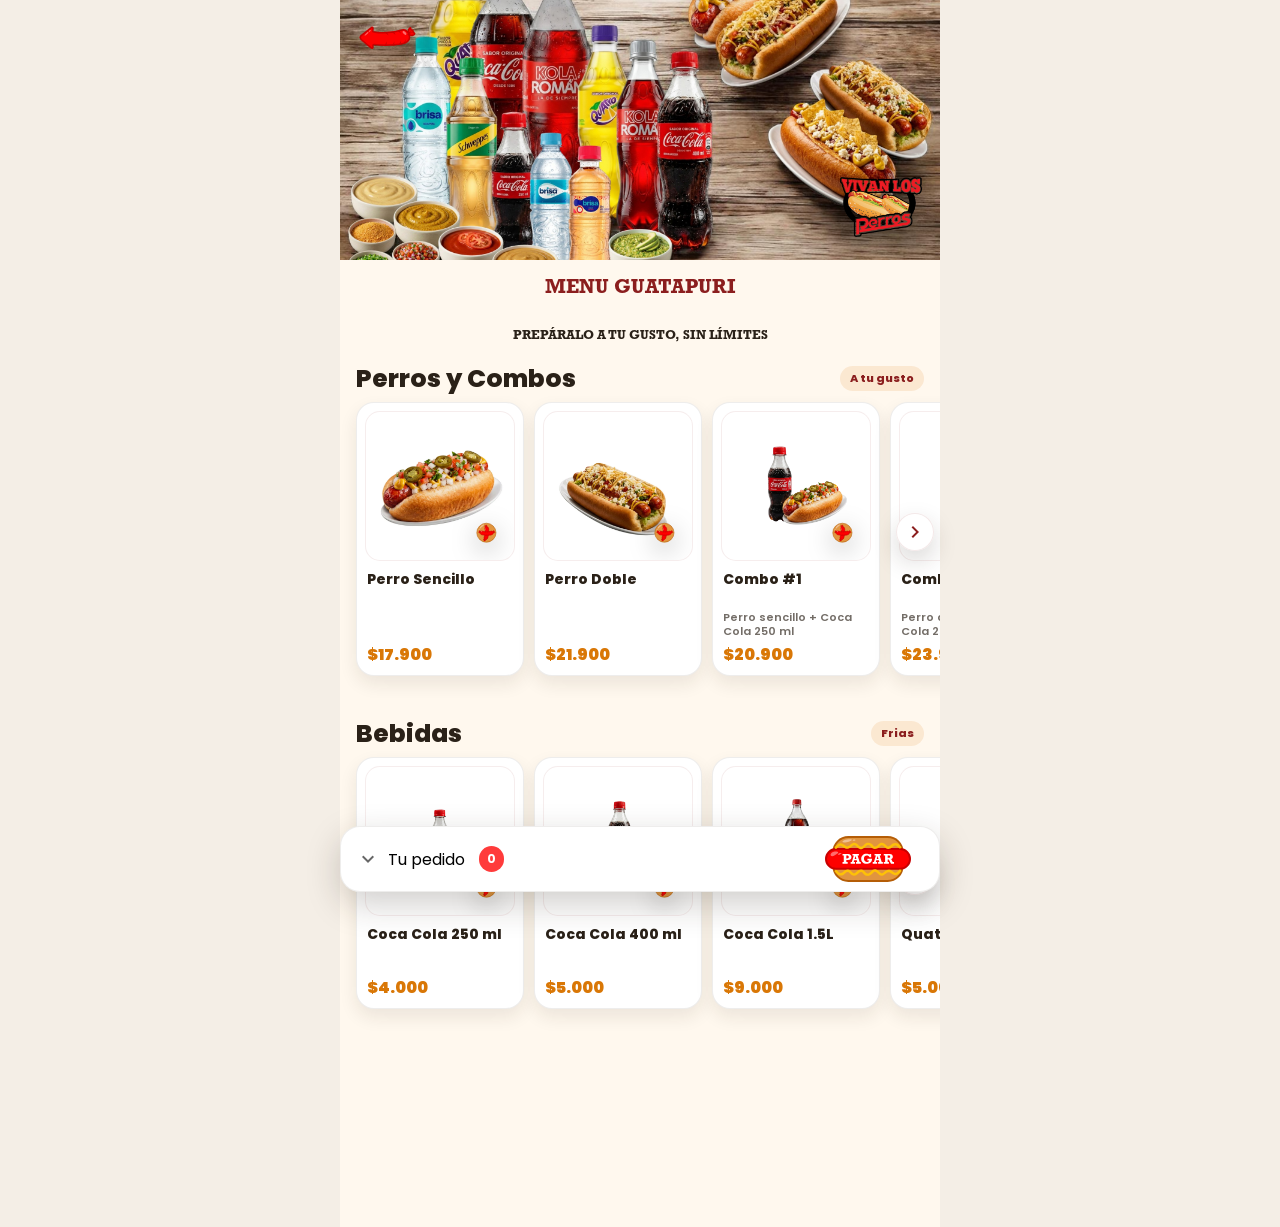
<file: menu_guatapuri.html>
<!DOCTYPE html>
<html lang="es">
<head>
    <meta charset="UTF-8">
    <meta name="viewport" content="width=device-width, initial-scale=1.0">
    <title>Menú</title>
    <link rel="stylesheet" href="styles.css">
        <link href="https://fonts.googleapis.com/css2?family=Poppins:wght@400;600&display=swap" rel="stylesheet">
<link href="https://fonts.googleapis.com/icon?family=Material+Icons" rel="stylesheet">

</head>
<body>

<div id="loader">

    <img
        src="img/Logo_vivvan_los_perros_page-0001-removebg-preview.png"
        alt="Vivan Los Perros"
        class="loader-logo"
    >

    <p>Cargando menú...</p>

</div>

<div class="app">

             <div class="banner">
             <button type="button" class="back-btn" aria-label="Volver">
             <img src="assets/icons/flecha.svg" alt="">
            </button>
              <img src="img/imagen home vivan los perros.jpg" class="banner-img" alt="Vivan Los Perros Guatapuri">

             <!-- LOGO FLOTANTE -->
          <img src="img/Logo_vivvan_los_perros_page-0001-removebg-preview.png" class="logo-float">
        </div>

    <!-- HEADER -->
          <header class="menu-header">
                    <h2>MENU GUATAPURI</h2>
                    
        </header>

    <!-- INFO SEDE -->
    <section class="place-info">
        <h3 id="location-name"></h3>
        <h2 class="menu-slogan">
          PREPÁRALO A TU GUSTO, SIN LÍMITES
        </h2>
    </section>

    <!-- CATEGORÍAS -->
<section class="categories menu-sections">

    <section class="category menu-section" data-category="perros">
        <div class="category-title-row">
            <h2 class="section-title">Perros y Combos</h2>
            <span class="section-chip">A tu gusto</span>
        </div>
        <div class="products" aria-label="Productos de perros y combos"></div>
    </section>

    <section class="category menu-section" data-category="bebidas">
        <div class="category-title-row">
            <h2 class="section-title">Bebidas</h2>
            <span class="section-chip">Frias</span>
        </div>
        <div class="products" aria-label="Productos de bebidas"></div>
    </section>

</section>

<footer class="cart-footer">

    <!-- 🔼 CONTENIDO QUE SE EXPANDE -->
<div id="cart-expand" class="cart-expand">
    <div id="cart-items"></div>

    <div class="cart-total">
        Total: $<span id="total">0</span>
    </div>
</div>

    <!-- 🔽 BARRA FIJA -->
    <div class="cart-bar">

<div class="cart-left">
<span class="material-icons cart-arrow">expand_more</span>
    <span>Tu pedido</span>
    <span id="cart-count" class="cart-count">0</span>
</div>

        <div class="cart-right">
            <button>
               <img src="assets/icons/pagar.svg" alt="Pagar">
          </button>
        </div>

    </div>

</footer>
</div>

<!-- MODAL PERSONALIZADO -->
<div id="custom-modal" class="modal hidden">
    <div class="modal-box">
        <p id="modal-text"></p>

        <div class="modal-actions">
            <button id="modal-cancel">Cancelar</button>
            <button id="modal-confirm">Aceptar</button>
        </div>
    </div>
</div>

<div id="product-modal" class="modal hidden">

    <div class="modal-box product-modal-box">

        <div id="product-modal-content"></div>

    </div>

</div>

<script src="app.js"></script>
</body>
</html>
</file>
<file: styles.css>
:root {

    --color-primary: #8B1E1E;   /* rojo vino */

    --color-secondary: #D97706; /* naranja tostado */

    --color-bg: #FFF8EE;        /* crema suave */

    --color-dark: #2A2118;      /* café oscuro */

}

/*reset*/
/* BASE RESPONSIVE SYSTEM */
* {
    box-sizing: border-box;
}

html {
    font-size: 16px;
}

body {
    margin: 0;
    font-family: 'Poppins', sans-serif;
    background: #fafafa;
    -webkit-font-smoothing: antialiased;
    
}

/* evita desbordes horizontales */
img, input, button {
    max-width: 100%;
}

/* contenedor global mental */
.checkout-form,
.store-card,
.order-box {
    width: 100%;
    max-width: 520px;
    margin: 0 auto;
}



/*app*/
.app {
    width: 100%;
    max-width: 600px;
    margin: 0 auto;
    padding-bottom: 20px;
    background: var(--color-bg); 
}



/* UTILITIES */
.hidden {
    display: none;
}




/*home*/
.banner {
    width: 100%;
    max-width: 100%;
    display: flex;
    justify-content: center;
    position: relative;
}
.banner-img {
    width: 100%;
    max-width: 600px; /* 🔥 clave estilo app */
    height: auto;     /* 🔥 mantiene proporción */
    display: block;
}
.hero {

    position: relative;

    height: 420px;

    overflow: hidden;

    border-radius: 0 0 35px 35px;
}
.hero-video {

    width: 100%;
    height: 100%;

    object-fit: cover;
}
.hero-overlay {

    position: absolute;

    inset: 0;

    background:
        linear-gradient(
            rgba(25,18,12,.35),
            rgba(25,18,12,.65)
        );
}
.hero-content {

    position: absolute;

    inset: 0;

    display: flex;

    flex-direction: column;

    justify-content: center;

    align-items: center;

    text-align: center;

    color: white;

    z-index: 2;

    padding: 20px;

    width: 100%;

    box-sizing: border-box;
}
.hero-content h1 {

    font-size: 34px;

    margin-bottom: 10px;

    font-weight: 700;

    max-width: 320px;

    text-align: center;
}
.hero-content p {

    font-size: 18px;

    max-width: 300px;

    line-height: 1.5;
}
.location-selector {

    display: flex;

    justify-content: center;

    margin: 35px 0 25px;
}

.location-label {

    display: inline-flex;

    align-items: center;

    justify-content: center;

    padding: 12px 24px;

    border-radius: 999px;

    background: rgba(245,180,0,.12);

    border: 1px solid rgba(245,180,0,.25);

    color: var(--color-primary);

    font-size: 13px;

    font-weight: 700;

    letter-spacing: 2px;
}
.hero-info {

    padding: 20px;
}

.hero-brand {

    display: flex;

    align-items: center;

    gap: 15px;
}

.hero-logo {

    width: 65px;

    height: 65px;

    object-fit: contain;
    
}

.hero-brand h1 {

    margin: 0;

    color: #8B1E1E;

    font-size: 24px;

    font-weight: 800;
}

.hero-brand span {

    color: #777;

    font-size: 14px;
}

.hero-delivery {

    margin-top: 18px;

    display: center;

    align-items: center;

    gap: 8px;

    padding: 14px 18px;

    border-radius: 16px;

    background:

    linear-gradient(
        135deg,
        rgba(139,30,30,.08),
        rgba(217,119,6,.08)
    );

    color: #8B1E1E;

    font-weight: 700;
}

.hero-slogan {

    margin-top: 15px;

    color: #555;

    line-height: 1;
}
.menu-content{

    position:relative;

    margin-top:-35px;

    background:#F7F1E8;

    border-radius:35px 35px 0 0;

    z-index:10;

    padding-top:5px;
}




/* MAIN */
.main {
    background: var(--color-bg);
    margin-top: -20px;
    border-top-left-radius: 25px;
    border-top-right-radius: 25px;
    padding: 40px 20px;
    text-align: left;
}
.main h1 {
    font-size: 25px;
    font-weight: 700;
    margin-bottom: 5px;
    color: var(--color-primary);
    font-family: 'Rockwell', serif;
}
.main p {
    font-size: 17px;
    color: var(--black);
    margin-bottom: 25px;
    margin-top: 30px;
    text-align: center;
    font-family: 'Rockwell', serif;
}
.main p2 {
    font-size: 15px;
    color: #666;
    margin-bottom: 25px;
}



/* SEDES */
.locations {
    padding: 30px 20px;
    display: flex;
    flex-direction: column;
    align-items: center;
    gap: 25px;
}
.locations {

    display: flex;

    flex-direction: column;

    gap: 18px;

    padding: 0 20px 40px;
}



/* TARJETAS*/
.card {
    position: relative;
    overflow: hidden;
    background: #FFF8EE;
    border: none;
    border-radius: 26px;
    padding: 28px;
    margin-bottom: 20px;
    cursor: pointer;
    transition: .3s ease;
    box-shadow:
    0 12px 30px rgba(139,30,30,.08),
    0 8px 20px rgba(0,0,0,.08);
    text-align: center;
    transition:
        transform .2s ease,
        box-shadow .2s ease;
}
.card:active {
    transform: scale(.97);
}
.card:hover,
.card:active {
    transform: translateY(-8px);
    box-shadow:
        0 20px 40px rgba(217,119,6,.18),
        0 12px 25px rgba(0,0,0,.12);
}
.card h3 {

    color: var(--color-primary);

    font-size: 19px;

    font-weight: 700;

    margin-bottom: 15px;

    letter-spacing: 1px;
}
.card p {

    font-size: 16px;

    color: #666;

    line-height: 1.6;
}
.card-enter {

    display: inline-flex;

    align-items: center;

    justify-content: center;

    padding: 12px 20px;

    border-radius: 999px;

    background: linear-gradient(
        135deg,
        #F5B400,
        #FF8A00
    );

    color: white;

    font-weight: 700;

    box-shadow:
        0 8px 18px rgba(255,138,0,.25);
}
.card:hover .card-enter,
.card:active .card-enter {
    opacity: 1;
    transform: translateX(6px);
}
.card:nth-child(1) {
    animation-delay: .15s;
}
.card:nth-child(2) {
    animation-delay: .35s;
}
.card::before {

    content: "";

    position: absolute;

    top: 0;
    left: -120%;

    width: 80%;
    height: 100%;

    background: linear-gradient(
        90deg,
        transparent,
        rgba(255,255,255,.35),
        transparent
    );

    transition: .8s;
}
.card:hover::before {
    left: 120%;
}
.card::after {

    content: "";

    position: absolute;

    top: 0;
    left: 0;

    width: 6px;
    height: 100%;

    background: linear-gradient(
        to bottom,
        #8B1E1E,
        #D97706
    );
}
.card-tag {

    display: inline-block;

    margin-top: 12px;

    padding: 6px 12px;

    border-radius: 999px;

    background: #f5f5f5;

    color: #777;

    font-size: 12px;

    font-weight: 600;
}
.card-address {

    margin-top: 8px;

    font-size: 15px;

    color: #666;

    line-height: 1.5;
}





/*menu*/ 
/* BOTÓN VOLVER */
.back-btn {
    position: absolute;
    left: 12px;
    top: 50%;
    transform: translateY(-50%);

    display: flex;
    align-items: center;
    justify-content: center;

    padding: 6px;
    background: transparent;
    border: none;
}
.back-btn img {
    height: 80px;
    width: auto;

    transform: scale(1.05);
}
.back-btn:active img {
    transform: scale(0.92);
}
/* hover más “orgánico”, como app moderna */
.back-btn:hover img {
    transform: translateX(-4px) scale(1.08);
    filter: drop-shadow(0 6px 10px rgba(0,0,0,0.25));
}

/* HEADER */
.menu-header {
    display: flex;
    justify-content: space-between;
    align-items: center;
    padding: 1px;
    font-weight: bold;
    font-size: 20px;
    font-family: 'Rockwell', serif;
    color: var(--brand-red);
}
/* INFO */
.place-info {
    background: var(--color-bg);
    padding: 10px 20px;
}
.place-info h3 {
    font-size: 0;
}
.menu-slogan {
    font-size: 18px;
    margin-top: 0;
    text-align: center;
    margin-bottom: 8px;
    font-family: 'Rockwell', serif;
}
/* CATEGORÍAS */
.category {
    border: 1px solid #ddd;
    border-radius: 10px;
    margin-bottom: 15px;
    overflow: hidden;
}
.category-header {
    padding: 15px;
    display: flex;
    justify-content: space-between;
    cursor: pointer;
    transition:
    background 0.25s ease,
    transform 0.2s ease;
}
.category-header:hover {
    transform: translateX(4px);
}
.category-header.active {
    background: rgba(245,180,0,.15);
}
.category-header span:last-child {
    transition: transform 0.35s cubic-bezier(0.4, 0, 0.2, 1);
}
.category-header.active span:last-child {
    transform: rotate(180deg);
}
.categories {
    border: 1px solid #eee;
    border-radius: 12px;
    margin-bottom: 12px;
    background: var(--color-bg);
    padding: 20px;
}
/* SUBCATEGORÍAS */
.sub-header {
    padding: 12px 15px;
    font-weight: 600;
    cursor: pointer;

    display: flex;
    justify-content: space-between;
    align-items: center;
}
/* FLECHA */
.arrow {
    transition: transform 0.3s ease;
}
/* ROTACIÓN */
.sub-header.active .arrow {
    transform: rotate(180deg);
}
/* CONTENEDOR PRODUCTOS */
.sub-products {
    max-height: 0;
    overflow: hidden;
    transition: all .3s ease;
}
.sub-products.open {
    max-height: 400px;
    overflow-y: auto;
}
/* PRODUCTOS */
/* IMAGEN */
.products {

display: flex;

gap: 18px;

overflow-x: auto;

padding: 15px;

scroll-snap-type: x mandatory;

scrollbar-width: none;

}

.products::-webkit-scrollbar {

display: none;

}

/* CUANDO SE ABRE LA CATEGORÍA */
.products.open {

max-height: 2200px;

overflow: visible;

animation: smoothOpen 0.35s ease;

opacity: 1;

transform: translateY(0);

}

/* TARJETA */
.product-card {

min-width: 220px;

max-width: 220px;

background: #ffffff;

border-radius: 24px;

overflow: hidden;

flex-shrink: 0;

scroll-snap-align: start;

border: 1px solid rgba(0,0,0,.05);

box-shadow:
    0 8px 25px rgba(0,0,0,.08);

transition: all .25s ease;

}

.product-card {

transform: translateY(-4px);

box-shadow:
    0 14px 35px rgba(0,0,0,.12);

}

/* IMAGEN */
.product-image-wrap {

position: relative;

background: #fafafa;

}

.product-img {

width: 100%;

height: 170px;

object-fit: contain;

display: block;

padding: 12px;

}

/* CONTENIDO */
.product-info {

padding: 14px;

display: flex;

flex-direction: column;

gap: 6px;

}

/* NOMBRE */
.product-name {

font-size: 18px;

font-weight: 700;

color: #222;

line-height: 1.3;

}

/* PRECIO */
.product-price {

font-size: 20px;

font-weight: 800;

color: var(--color-primary);

}

/* BOTÓN AGREGAR */
.add-btn {

position: absolute;

bottom: 12px;

right: 12px;

width: 58px;

height: 58px;

border: none;

background: transparent;

padding: 0;

cursor: pointer;

transition: .2s ease;

}

.add-btn img {

width: 100%;

height: 100%;

object-fit: contain;

}

.add-btn {

transform: scale(1.08);

}

.add-btn {

transform: scale(.92);

}

/* TITULOS DE CATEGORÍA */
.section-title {

font-size: 28px;

font-weight: 800;

color: #8B1E1E;

margin: 30px 15px 10px;

}




/* cart */
.cart-count {
    background: #ff3b3b;
    color: white;

    font-size: 12px;
    font-weight: bold;

    padding: 4px 8px;
    border-radius: 20px;

    margin-left: 6px;
}
.cart-count.bump {
    animation: cartBump .35s ease;
}
/* LADO IZQUIERDO */
.cart-left {
    display: flex;
    align-items: center;
    gap: 8px;
    cursor: pointer;
}
.cart-arrow {
    color: #666;
    transition: transform 0.3s ease;
}
/* BOTÓN PAGAR */
.cart-right button {
    background: transparent;
    border: none;
    box-shadow: none;

    display: flex;
    align-items: center;
    justify-content: center;
}
.cart-right:active {
    transform: scale(1.98);
}
.cart-right:hover {

    transform: scale(1.07);
}
.cart-right button img{
    width: 70px;
    height: 40px;
    display: block;
}
.cart-header {
    display: flex;
    justify-content: space-between;
    align-items: center;

    margin-bottom: 15px;
}
.cart-header span {
    cursor: pointer;
    font-size: 18px;
}
.cart-total {
    margin-top: 15px;
    font-weight: bold;
}
/* ITEMS */
.cart-item {
    display: flex;
    justify-content: space-between;
    align-items: flex-start;
    padding: 10px;
    margin-bottom: 12px;
    background: white;
    border-radius: 18px;
    box-shadow:
        0 4px 12px rgba(0,0,0,0.06);
    border: 1px solid rgba(0,0,0,0.04);
    gap: 14px;
}
.cart-item-image {

    width: 75px;
    height: 75px;
    object-fit: cover;

    border-radius: 14px;

    flex-shrink: 0;
}

.cart-item-image img {

    width: 100%;
    height: 100%;

    object-fit: contain;

    border-radius: 14px;
}
.cart-item-price {

    color: var(--color-primary);

    font-size: 16px;

    font-weight: 700;

    margin-top: 6px;
}
.cart-actions {
    display: flex;
    gap: 10px;
}
.cart-actions button {
    width: 36px;
    height: 36px;
    border: none;
    border-radius: 50%;
    cursor: pointer;
    display: flex;
    align-items: center;
    justify-content: center;
    font-weight: bold;
    transition: all .2s ease;
}
.cart-actions button:hover {
    transform: scale(1.08);
}
.cart-actions .plus {

    background: var(--color-secondary);

    color: var(--color-dark);
}
.cart-actions .minus {

    background: #f3f3f3;
}
.cart-actions .remove {

    background: white;

    border: 1px solid #ddd;

    color: #d62828;
}
.cart-footer {
    position: fixed;
    bottom: 0;
    left: 0;
    width: 100%;

    display: flex;
    flex-direction: column;
    align-items: center;
}
/* centra el contenido como app */
.cart-footer > * {
    width: 100%;
    max-width: 600px;
}
/* panel desplegable */
.cart-expand {
    background: rgb(233, 229, 229);
    border-radius: 20px 20px 0 0;
    padding: 10px 15px 15px 15px; 
    max-height: 0;
    overflow: hidden;
    transition: max-height 0.3s ease;
}
.cart-expand.open {
    max-height: 60vh; /* 🔥 abierto */
    overflow-y: auto; /* scroll solo cuando abre */
    padding: 15px;
}
.cart-total {
    margin-top: 10px;
    padding-top: 10px;
    border-top: 1px solid #eee;
    font-weight: bold;
}
.cart-expand::-webkit-scrollbar-thumb {
    background: #ccc;
    border-radius: 10px;
}
.cart-left.active .cart-arrow {
    transform: rotate(180deg);
}
/* barra fija */
.cart-bar {
    height: 60px;
    background: white;
    border-top: 1px solid #eee;
    display: flex;
    justify-content: space-between;
    align-items: center;
    padding: 0 15px;
    transition: transform .2s ease;
}
.cart-item-info {
    display: flex;
    flex-direction: column;
    gap: 5px;
    flex: 1;
    min-width: 0;
}
.cart-item-info strong {

    font-size: 15px;

    font-weight: 700;

    color: var(--color-dark);
}

.cart-item-info small {

    color: #777;

    font-size: 12px;

    line-height: 1.4;
}
.cart-item-info small {
    color: #777;
    font-size: 12px;
    line-height: 1.4;
}
.empty-cart {

    text-align: center;

    padding: 30px 15px;

    opacity: .8;
}

.empty-cart-icon {

    font-size: 40px;

    margin-bottom: 10px;
}

.empty-cart h3 {

    margin-bottom: 8px;

    font-size: 18px;

    font-weight: 700;

    color: var(--color-primary);
}

.empty-cart p {

    font-size: 13px;

    color: #777;

    max-width: 220px;

    margin: 0 auto;
}
@keyframes cartPop {

    0% {
        transform: scale(1);
    }

    50% {
        transform: scale(1.35);
    }

    100% {
        transform: scale(1);
    }
}

.cart-count.pop {

    animation: cartPop .35s ease;
}
.cart-item {

    background: white;

    border: 2px solid rgba(139,30,30,.08);

    border-radius: 22px;

    padding: 10px;

    margin-bottom: 14px;

    display: flex;

    gap: 14px;

    align-items: center;

    box-shadow:
        0 8px 25px rgba(0,0,0,.05);

    transition: .25s ease;
}

.cart-item:hover {

    transform: translateY(-2px);

    box-shadow:
        0 15px 35px rgba(0,0,0,.08);
}
.cart-item-image img {

    width: 82px;

    height: 82px;

    object-fit: cover;

    border-radius: 18px;

    border: 3px solid rgba(245,180,0,.15);
}
.cart-item-info strong {

    display: block;

    font-size: 17px;

    font-weight: 700;

    color: #222;

    margin-bottom: 6px;
}
.cart-item-info small {

    display: block;

    color: #666;

    font-size: 13px;

    margin-top: 3px;

    line-height: 1.4;
}
.cart-item-price {

    margin-top: 8px;

    font-size: 26px;

    font-weight: 700;

    color: #8B1E1E;
}
.cart-actions button {

    width: 34px;

    height: 34px;

    border-radius: 10px;

    border: none;

    cursor: pointer;

    font-weight: 700;
}




/* checkout */
/* HEADER */
.checkout-header {
    position: sticky;
    top: 0;

    background: rgba(255,255,255,0.92);
    backdrop-filter: blur(14px);

    display: flex;
    justify-content: center;
    align-items: center;

    height: 58px;

    border-bottom: 1px solid rgba(0,0,0,0.06);

    z-index: 100;
}
.checkout-header h2 {
    font-size: 15px;
    font-weight: 700;
    letter-spacing: .2px;
}
/* MAPA */
.map-container iframe {
    width: 100%;
    height: 180px;
    border: none;
}
/* FORM */
.checkout-form {
    padding: 20px;
    padding-bottom:120px; /* 🔥 espacio para el footer */
    display: flex;
    flex-direction: column;
}
.checkout-form input {
    padding: 15px;
    border-radius: 10px;
    border: 1px solid #ccc;
    font-family: 'Poppins', sans-serif;
}
/* INFO */
.delivery-info {
    padding: 15px 20px;
    font-size: 14px;
    color: #555;
}
#payment-method {

    width: 100%;

    padding: 14px;

    padding-right: 50px;

    border-radius: 12px;

    border: none;

    outline: none;

    background: #1f1f1f;

    color: white;

    font-size: 15px;

    margin-top: 8px;

    appearance: none;

    -webkit-appearance: none;

    -moz-appearance: none;

    background-image: url("data:image/svg+xml,%3Csvg xmlns='http://www.w3.org/2000/svg' width='20' height='20' fill='white' viewBox='0 0 16 16'%3E%3Cpath d='M1.5 5.5l6 6 6-6'/%3E%3C/svg%3E");

    background-repeat: no-repeat;

    background-position: right 16px center;

    background-size: 14px;
}

/* FOOTER */
.checkout-footer {

    position: fixed;

    bottom: 0;
    left: 0;
    right: 0;

    display: flex;

    justify-content: center;
    align-items: center;

    padding: 12px 16px 20px;

    background:

    linear-gradient(
        180deg,
        rgba(255,255,255,.95),
        rgba(255,255,255,.98)
    );

    backdrop-filter: blur(16px);

    border-top:
        1px solid rgba(245,180,0,.15);

    box-shadow:
        0 -10px 35px rgba(0,0,0,.08);

    z-index: 999;
    opacity: 0;

    transform: translateY(100px);

    transition:
        opacity .7s ease,
        transform .7s cubic-bezier(.22,1,.36,1);
}
.checkout-footer.show {

    opacity: 1;

    transform: translateY(0);
}
.confirm-order-btn {

    width: 70%;
    max-width: 420px;

    height: 55px;

    border: none;

    border-radius: 999px;

    background:
    linear-gradient(
        135deg,
        #8B1E1E,
        #B32626
    );

    display: flex;

    align-items: center;

    justify-content: space-between;

    padding: 0 18px;

    cursor: pointer;

    overflow: hidden;

    position: relative;

    box-shadow:
        0 15px 35px rgba(139,30,30,.28);

    transition: .3s ease;
}

.confirm-order-btn:hover {
    transform: translateY(-2px);
}

.confirm-order-btn:active {
    transform: scale(.97);
}
.confirm-text {
    color: white;
    font-size: 15px;
    font-weight: 800;
    letter-spacing: .3px;
}
.confirm-hotdog {

    width: 70px;

    animation:
        hotdogFloat 2.5s ease-in-out infinite;

    filter:
        drop-shadow(
            0 8px 20px rgba(245,180,0,.35)
        );

    transition: .3s ease;
}
.confirm-hotdog.launch {

    animation:
        hotdogLaunch .7s ease;
}
@keyframes hotdogFloat {

    0% {

        transform:
            translateY(0px);
    }

    50% {

        transform:
            translateY(-6px);
    }

    100% {

        transform:
            translateY(0px);
    }
}
.order-header {

    display: flex;

    justify-content: center;

    margin-bottom: 20px;
}
.order-label {

    display: inline-flex;

    align-items: center;

    gap: 8px;

    padding: 10px 18px;

    border-radius: 999px;

    background:
    linear-gradient(
        135deg,
        rgba(139,30,30,.08),
        rgba(217,119,6,.08)
    );

    border: 2px solid rgba(139,30,30,.12);

    color: #8B1E1E;

    font-size: 12px;

    font-weight: 700;

    letter-spacing: 1px;

    text-transform: uppercase;
}
.order-label.vibrate {

    animation: notifyShake .5s ease;
}
@keyframes notifyShake {

    0% { transform: translateX(0); }

    20% { transform: translateX(-7px); }

    40% { transform: translateX(4px); }

    60% { transform: translateX(-3px); }

    80% { transform: translateX(3px); }

    100% { transform: translateX(0); }
}
.order-time-mini {

    display: flex;

    align-items: center;

    gap: 10px;

    margin-top: 18px;

    padding: 12px 15px;

    background: rgba(245,180,0,.08);

    border: 1px solid rgba(245,180,0,.18);

    border-radius: 14px;

    font-size: 13px;

    color: #666;
}
.order-time-mini strong {

    color: #8B1E1E;

    font-weight: 700;
}
.time-dot {

    width: 10px;

    height: 10px;

    border-radius: 50%;

    background: #22C55E;

    flex-shrink: 0;

    animation: pulseDot 1.5s infinite;
}
@keyframes pulseDot {

    0% {

        transform: scale(1);
    }

    50% {

        transform: scale(1.4);
    }

    100% {

        transform: scale(1);
    }
}
.store-card {
    width: calc(100% - 32px);
    max-width: 520px;
    margin: 12px auto;
    display: flex;
    align-items: center;
    gap: 16px;
    padding: 18px;
    background: white;
    border-radius: 22px;
    box-shadow: 0 10px 30px rgba(0,0,0,.08);
}
.store-badge {

    width: 65px;
    height: 65px;

    border-radius: 18px;

    display: flex;
    align-items: center;
    justify-content: center;

    font-size: 28px;

    background:
        linear-gradient(
            135deg,
            #8B1E1E,
            #D97706
        );

    color: white;
}
.store-label {

    display: block;

    font-size: 12px;

    color: #888;

    margin-bottom: 4px;
}
.store-info h3 {

    margin: 0;

    font-size: 18px;

    font-weight: 700;

    color: #8B1E1E;
}
.store-info p {

    margin-top: 4px;

    color: #666;

    font-size: 14px;
}
.floating-field {

    position: relative;

    margin-bottom: 22px;
}
.floating-field input,
.floating-field select {

    width: 100%;

    height: 50px;

    padding: 20px 16px 0;

    border: 2px solid #E7E7E7;

    border-radius: 18px;

    background: white;

    font-size: 16px;

    font-family: inherit;

    transition: .25s ease;
}
.floating-field label {

    position: absolute;

    left: 16px;

    top: 18px;

    color: #888;

    pointer-events: none;

    transition: .25s ease;

    background: white;

    padding: 0 4px;
}
.floating-field input:focus + label,
.floating-field input:not(:placeholder-shown) + label {

    top: -10px;

    left: 12px;

    font-size: 12px;

    color: #8B1E1E;

    font-weight: 600;

    background: white;

    padding: 0 6px;

    border-radius: 8px;
}
.payment-section {

    margin-top: 10px;

    margin-bottom: 25px;
}
.payment-section h4 {

    font-size: 14px;

    color: #666;

    margin-bottom: 12px;

    font-weight: 600;
}
.payment-options {

    display: flex;

    gap: 12px;
}
.payment-card {

    flex: 1;

    border: 2px solid #E8E8E8;

    background: white;

    border-radius: 18px;

    padding: 16px;

    display: flex;

    flex-direction: column;

    align-items: center;

    justify-content: center;

    gap: 8px;

    cursor: pointer;

    transition: .25s ease;

    font-family: inherit;
     min-height: 80px;
}
.payment-card span {

    font-size: 14px;

    font-weight: 600;

    color: #444;
}
.payment-card:hover {

    transform: translateY(-2px);
}
.payment-card:active {

    transform: scale(.96);
}
.payment-card.active {
    border-color: #8B1E1E;
    background:
    linear-gradient(
        135deg,
        rgba(139,30,30,.08),
        rgba(217,119,6,.08)
    );
    box-shadow:
        0 8px 20px rgba(139,30,30,.12);
}
.total-row {
    display: flex;
    align-items: center;
    gap: 12px;
    margin-top: 18px;
    padding-top: 16px;
    border-top: 2px dashed rgba(0,0,0,.08);
}
.total-label {

    font-size: 15px;

    color: #666;

    font-weight: 600;

    white-space: nowrap;
}
.total-line {

    flex: 1;

    border-bottom: 2px dashed rgba(0, 0, 0, 0.664);

    margin-top: 3px;
}
.total-value {

    font-size: 24px;

    font-weight: 700;

    color: #8B1E1E;

    white-space: nowrap;
}
@media (max-width: 480px) {

    .checkout-form {
        padding: 16px;
        padding-bottom: 120px;
    }

    .store-card {
        flex-direction: column;
        text-align: center;
        gap: 10px;
    }

    .payment-options {
        flex-direction: column;
    }

    .payment-card {
        flex-direction: row;
        justify-content: center;
        gap: 10px;
        min-height: 60px;
    }

    .confirm-order-btn {
        width: 90%;
        height: 52px;
    }

    .confirm-hotdog {
        width: 55px;
    }

    .total-value {
        font-size: 20px;
    }
}
.top-bar {
    position: sticky;
    top: 0;
    z-index: 1000;

    display: flex;
    align-items: center;
    justify-content: center;

    height: 60px;

    background: rgba(255,255,255,0.9);
    backdrop-filter: blur(14px);

    border-bottom: 1px solid rgba(0,0,0,0.06);
}
.top-bar h2 {
    font-size: 16px;
    font-weight: 700;
    margin: 0;
    color: #222;
}





/* modal */
/*contenedor general*/
.modal {
    position: fixed;
    top: 0;
    left: 0;
    right: 0;
    bottom: 0;

    background: rgba(0,0,0,0.4);

    display: flex;
    align-items: center;
    justify-content: center;

    z-index: 999;
}
.hidden {
    display: none;
}
.modal-box {
    background: var(--color-bg);
    padding: 20px;
    border-radius: 15px;
    width: 90%;
    max-width: 350px;

    text-align: center;
    animation: fadeIn 0.2s ease;
}
/* acciones */
.modal-actions {
    margin-top: 15px;
    display: flex;
    gap: 10px;
}
.modal-actions button {
    flex: 1;
    padding: 10px;
    border: none;
    border-radius: 10px;
    cursor: pointer;
}
#modal-cancel {
    background: #eee;
}

#modal-confirm {
    background: #8B1E1E;
    color: white;
}
/*modal producto*/
/* contenedor general */
.product-modal-box {
    width: 95%;
    max-width: 500px;
    max-height: 85vh;
    overflow-y: auto;
    border-radius: 20px;
    position: relative;
    backdrop-filter: blur(8px);
    background: var(--color-bg);
}
/*cabecera*/
.modal-top {

    display: flex;
    align-items: center;
    gap: 20px;

    margin-bottom: 20px;
}
.modal-product-info {

    display: flex;
    flex-direction: column;
    justify-content: center;
}
.product-modal-image {
    width: 115px;
    height: 115px;

    object-fit: cover;

    border-radius: 15px;
    margin-bottom: 15px;

    flex-shrink: 0;
}
.product-modal-title {
    font-size: 18px;
    font-weight: 700;
}
.product-modal-price {

    font-size: 18px;
    font-weight: 700;

    color: #000000;

    margin-top: 10px;
}
/* DIVISOR */
.modal-divider {

    width: 100%;
    height: 1px;

    background: #eee;

    margin: 20px 0;
}
/*opciones del producto*/
/*dropdown*/
.modal-dropdown {

    border: 1px solid #f0f0f0;

    border-radius: 16px;

    overflow: hidden;

    margin-bottom: 12px;

    background: #fafafa;
}
/* HEADER */
.modal-dropdown .sub-header {

    padding: 14px 16px;

    margin: 0;

    background: white;

    font-size: 14px;
    font-weight: 600;

    cursor: pointer;

    display: flex;
    justify-content: space-between;
    align-items: center;
}
.modal-dropdown .sub-header.active .arrow {

    transform: rotate(180deg);
}
.modal-dropdown .sub-header .arrow {

    transition: transform 0.3s ease;
}
/* CONTENIDO */
.modal-dropdown .sub-products {

    background: #fafafa;

    max-height: 0;

    overflow: hidden;

    transition: max-height 0.3s ease;

    padding: 0 14px;
}
.modal-dropdown .sub-products.open {

    max-height: 400px;

    overflow-y: auto;

    padding: 10px 14px;
}
.option-card {

    display: flex;
    align-items: center;

    gap: 12px;

    padding: 10px;

    margin-bottom: 10px;

    border-radius: 14px;

    background: white;

    border: 2px solid transparent;

    cursor: pointer;

    transition: .25s ease;
}

.option-card:hover {

    transform: translateY(-2px);
}

.option-card.active {

    border-color: var(--color-primary);

    background: rgba(245,180,0,.12);
}

.option-card-img {

    width: 55px;
    height: 55px;

    object-fit: cover;

    border-radius: 12px;

    flex-shrink: 0;
}

.option-card-name {

    font-weight: 600;

    font-size: 14px;
}
/* botones*/
.modal-add-btn {

    width: 100%;

    height: 90px;

    border: none;
    border-radius: 18px;

    background: linear-gradient(
        135deg,
        var(--color-secondary),
        #FFD84A
    );
    border: 2px solid var(--color-primary);

    cursor: pointer;

    display: flex;
    align-items: center;
    justify-content: space-between;

    padding: 0 25px;

    margin-top: 20px;

    transition: all .2s ease;
}

.modal-add-btn:hover {

    transform: translateY(-2px);
}

.modal-add-btn:active {

    transform: scale(.98);
}
.btn-icon {

    width: 90px;
    height: auto;

    object-fit: contain;

    flex-shrink: 0;
}
.btn-text-left,
.btn-text-right {

    font-size: 18px;
    font-weight: 700;

    color: var(--color-dark);

    width: 120px;
}

.btn-text-left {

    text-align: left;
}

.btn-text-right {

    text-align: right;
}
.modal-close {
    position: absolute;
    top: 18px;
    right: 18px;

    width: 42px;
    height: 42px;

    border-radius: 50%;

    background: white;
    border: 1px solid #f1f1f1;

    display: flex;
    align-items: center;
    justify-content: center;

    cursor: pointer;

    box-shadow: 0 4px 12px rgba(0,0,0,0.08);

    transition: 0.2s;
}

.modal-close:hover {
    transform: scale(1.05);
}




/* componentes */
.dropdown {
    border: 1px solid #ddd;
    border-radius: 10px;
    overflow: hidden;
}
.dropdown-header {
    padding: 15px;
    display: flex;
    justify-content: space-between;
    cursor: pointer;
}
.dropdown-content {
    display: none;
    padding: 10px;
    background: #f9f9f9;
}

.option-item {

    display: flex;
    align-items: center;
    justify-content: space-between;

    padding: 12px 14px;

    margin-bottom: 8px;

    border-radius: 12px;

    background: white;

    border: 1px solid #ececec;

    font-size: 13px;
    font-weight: 500;

    cursor: pointer;

    transition: all 0.2s ease;
}
/* último item */
.option-item:last-child {

    border-bottom: none;
}
/* seleccionado */
.option-item.active {

    background: #f1ebff;

    border-color: #6c3cff;

    color: #6c3cff;

    font-weight: 600;

    transform: scale(0.98);
}
.check-icon {

    opacity: 0;

    font-size: 14px;

    transition: 0.2s ease;
}
.option-item.active .check-icon {

    opacity: 1;
}
.option-item:hover {

    background: #faf7ff;
}
/* ======================
   LOADER
====================== */
#loader {

    position: fixed;

    top: 0;
    left: 0;

    width: 100%;
    height: 100vh;

    background: var(--color-bg);

    display: flex;
    flex-direction: column;

    justify-content: center;
    align-items: center;

    gap: 20px;

    z-index: 9999;

    transition: opacity .7s ease;
}

.loader-logo {

    width: 140px;

    animation: pulseLogo 1.5s infinite;
}

#loader.hide {

    opacity: 0;

    pointer-events: none;
}

@keyframes pulseLogo {

    0% {
        transform: scale(1);
    }

    50% {
        transform: scale(1.08);
    }

    100% {
        transform: scale(1);
    }
}

/* ======================
   MENU PRODUCT SHOWCASE
====================== */
.banner {
    position: relative;
    overflow: hidden;
    background: var(--color-dark);
}

.banner-img {
    width: 100%;
    max-width: 600px;
    height: clamp(180px, 38vw, 260px);
    object-fit: cover;
    display: block;
}

.back-btn {
    position: absolute;
    top: 14px;
    left: 14px;
    z-index: 20;

    width: 48px;
    height: 48px;
    padding: 0;

    display: inline-flex;
    align-items: center;
    justify-content: center;

    border: 1px solid rgba(255,255,255,.7);
    border-radius: 16px;
    background: rgba(255,255,255,.92);
    box-shadow: 0 10px 24px rgba(42,33,24,.22);
    cursor: pointer;
    transition: transform .2s ease, box-shadow .2s ease, background .2s ease;
}

.back-btn img {
    width: 26px;
    height: 26px;
    object-fit: contain;
    transform: none;
}

.back-btn:hover,
.back-btn:focus-visible {
    background: #fff;
    transform: translateY(-1px);
    box-shadow: 0 14px 28px rgba(42,33,24,.28);
    outline: none;
}

.back-btn:active {
    transform: scale(.96);
}

.back-btn:hover img,
.back-btn:active img {
    transform: none;
    filter: none;
}

.logo-float {
    position: absolute;
    right: 18px;
    bottom: 12px;
    width: 82px;
    height: 82px;
    object-fit: contain;
    filter: drop-shadow(0 10px 20px rgba(0,0,0,.35));
}

.menu-content {
    margin-top: -28px;
    padding: 16px 0 112px;
    background: var(--color-bg);
    border-radius: 30px 30px 0 0;
}

.hero-info,
.place-info {
    padding: 18px 18px 10px;
    background: var(--color-bg);
}

.menu-header {
    justify-content: center;
    padding: 18px 18px 4px;
    background: var(--color-bg);
    color: var(--color-primary);
}

.menu-header h2 {
    margin: 0;
    font-size: 20px;
    line-height: 1.15;
    text-align: center;
}

.hero-brand {
    align-items: center;
    gap: 14px;
}

.hero-logo {
    width: 72px;
    height: 72px;
    flex: 0 0 auto;
}

.hero-brand h1 {
    margin: 0;
    color: var(--color-primary);
    font-size: 22px;
    line-height: 1.05;
}

.hero-brand span {
    color: rgba(42,33,24,.68);
    font-size: 13px;
    font-weight: 700;
}

.hero-slogan,
.menu-slogan {
    margin: 6px 0 4px;
    color: var(--color-dark);
    font-size: 13px;
    line-height: 1.25;
    text-align: left;
}

.place-info .menu-slogan {
    text-align: center;
}

.hero-delivery {
    display: flex;
    align-items: center;
    justify-content: center;
    margin-top: 14px;
    padding: 13px 16px;
    border: 1px solid rgba(139,30,30,.1);
    border-radius: 18px;
    background: #fff;
    color: var(--color-primary);
    font-size: 14px;
    line-height: 1.25;
    box-shadow: 0 8px 22px rgba(42,33,24,.06);
}

.categories.menu-sections {
    margin: 0;
    padding: 6px 0 126px;
    border: 0;
    border-radius: 0;
    background: transparent;
}

.menu-section,
.category {
    margin: 0 0 26px;
    border: 0;
    border-radius: 0;
    overflow: visible;
    background: transparent;
}

.category-title-row {
    display: flex;
    align-items: center;
    justify-content: space-between;
    gap: 12px;
    padding: 0 18px;
    margin-bottom: 4px;
}

.section-title {
    margin: 0;
    color: var(--color-dark);
    font-size: clamp(21px, 5vw, 28px);
    font-weight: 800;
    line-height: 1.08;
    letter-spacing: 0;
}

.section-chip {
    flex: 0 0 auto;
    padding: 7px 10px;
    border-radius: 999px;
    background: rgba(217,119,6,.12);
    color: var(--color-primary);
    font-size: 11px;
    font-weight: 800;
    line-height: 1;
}

.products,
.product-row {
    display: flex;
    gap: 14px;
    overflow-x: auto;
    overflow-y: visible;
    padding: 12px 18px 20px;
    scroll-snap-type: x mandatory;
    scroll-padding-left: 18px;
    scrollbar-width: none;
}

.products::-webkit-scrollbar,
.product-row::-webkit-scrollbar {
    display: none;
}

.products.has-subcategories {
    display: block;
    padding: 0;
    overflow: visible;
    scroll-snap-type: none;
}

.product-subcategory {
    margin-top: 10px;
}

.subcategory-title-row {
    padding: 0 18px;
}

.subcategory-title {
    margin: 0;
    color: rgba(42,33,24,.72);
    font-size: 14px;
    font-weight: 800;
    text-transform: capitalize;
}

.product-card {
    flex: 0 0 clamp(154px, 42vw, 196px);
    min-width: 154px;
    max-width: 196px;
    border: 0;
    border-radius: 0;
    overflow: visible;
    background: transparent;
    box-shadow: none;
    cursor: pointer;
    scroll-snap-align: start;
    transition: transform .2s ease;
}

.product-card:hover {
    transform: translateY(-3px);
}

.product-card:active {
    transform: scale(.98);
}

.product-image-wrap {
    position: relative;
    aspect-ratio: 1;
    overflow: hidden;
    border-radius: 22px;
    background:
        radial-gradient(circle at 30% 20%, rgba(255,216,74,.2), transparent 34%),
        linear-gradient(145deg, #7d1d1d 0%, #2A2118 72%);
    border: 1px solid rgba(255,255,255,.55);
    box-shadow: 0 12px 26px rgba(42,33,24,.18);
}

.product-image-wrap::after {
    content: "";
    position: absolute;
    inset: auto 0 0;
    height: 34%;
    background: linear-gradient(180deg, transparent, rgba(0,0,0,.16));
    pointer-events: none;
}

.product-img {
    position: relative;
    z-index: 1;
    width: 100%;
    height: 100%;
    padding: 12px;
    object-fit: contain;
}

.product-info {
    padding: 12px 4px 0;
    display: flex;
    flex-direction: column;
    gap: 5px;
}

.product-name {
    margin: 0;
    min-height: 40px;
    color: #111;
    font-size: 16px;
    font-weight: 800;
    line-height: 1.22;
}

.product-description {
    margin: 0;
    min-height: 32px;
    color: rgba(42,33,24,.68);
    font-size: 12px;
    font-weight: 600;
    line-height: 1.35;
    display: -webkit-box;
    -webkit-line-clamp: 2;
    -webkit-box-orient: vertical;
    overflow: hidden;
}

.product-price {
    color: var(--color-secondary);
    font-size: 19px;
    font-weight: 900;
    line-height: 1;
}

.add-btn {
    position: absolute;
    right: 9px;
    bottom: 9px;
    z-index: 3;
    width: 52px;
    height: 52px;
    padding: 0;
    border: 0;
    border-radius: 50%;
    background: transparent;
    cursor: pointer;
    filter: drop-shadow(0 8px 14px rgba(0,0,0,.28));
    transition: transform .2s ease, filter .2s ease;
}

.add-btn img {
    width: 100%;
    height: 100%;
    object-fit: contain;
    display: block;
}

.add-btn:hover,
.add-btn:focus-visible {
    transform: scale(1.08);
    filter: drop-shadow(0 10px 18px rgba(0,0,0,.32));
    outline: none;
}

.add-btn:active {
    transform: scale(.94);
}

@media (max-width: 520px) {
    .app {
        max-width: none;
        padding-bottom: 120px;
    }

    .banner-img {
        height: clamp(168px, 48vw, 220px);
    }

    .back-btn {
        top: 12px;
        left: 12px;
        width: 44px;
        height: 44px;
        border-radius: 14px;
    }

    .back-btn img {
        width: 24px;
        height: 24px;
    }

    .logo-float {
        width: 68px;
        height: 68px;
        right: 14px;
        bottom: 10px;
    }

    .menu-content {
        margin-top: -22px;
        padding-top: 14px;
    }

    .hero-info,
    .place-info {
        padding: 16px 15px 8px;
    }

    .hero-brand {
        gap: 12px;
    }

    .hero-logo {
        width: 58px;
        height: 58px;
        filter: none;
    }

    .hero-brand h1 {
        font-size: 18px;
    }

    .hero-slogan,
    .menu-slogan {
        font-size: 12px;
    }

    .hero-delivery {
        margin-top: 12px;
        padding: 12px 14px;
        font-size: 13px;
    }

    .categories.menu-sections {
        padding-bottom: 116px;
    }

    .category-title-row,
    .subcategory-title-row {
        padding-inline: 15px;
    }

    .section-chip {
        padding: 7px 9px;
        font-size: 10px;
    }

    .products,
    .product-row {
        gap: 12px;
        padding: 11px 15px 18px;
        scroll-padding-left: 15px;
    }

    .product-card {
        flex-basis: clamp(148px, 43vw, 176px);
        min-width: 148px;
    }

    .product-image-wrap {
        border-radius: 19px;
    }

    .product-img {
        padding: 10px;
    }

    .product-name {
        min-height: 38px;
        font-size: 15px;
    }

    .product-description {
        min-height: 31px;
        font-size: 11px;
    }

    .product-price {
        font-size: 18px;
    }

    .add-btn {
        width: 48px;
        height: 48px;
        right: 8px;
        bottom: 8px;
    }
}

@media (max-width: 360px) {
    .product-card {
        flex-basis: 142px;
        min-width: 142px;
    }

    .product-name {
        font-size: 14px;
    }

    .product-price {
        font-size: 17px;
    }
}




/*animaciones*/ 
@keyframes smoothOpen {
    from {
        opacity: 0;
        transform: translateY(-8px);
    }
    to {
        opacity: 1;
        transform: translateY(0);
    }
}

@keyframes fadeIn {
    from { transform: scale(0.9); opacity: 0; }
    to { transform: scale(1); opacity: 1; }
}
@keyframes pulse {

    0% {

        transform: scale(1);
        opacity: 1;
    }

    50% {

        transform: scale(1.5);
        opacity: .5;
    }

    100% {

        transform: scale(1);
        opacity: 1;
    }
}
@font-face {
    font-family: 'Rockwell';
    src: url('./assets/fonts/RockwellStd-Bold.otf') format('opentype');
    font-weight: bold;
}
@keyframes smoothOpen {

    from {

        opacity: 0;

        transform: translateY(-15px);
    }

    to {

        opacity: 1;

        transform: translateY(0);
    }
}
@keyframes cartBump {

    0% {
        transform: scale(1);
    }

    50% {
        transform: scale(1.35);
    }

    100% {
        transform: scale(1);
    }
}
/* ======================
   PRODUCTO VOLADOR
====================== */
.flying-product {

    position: fixed;

    width: 60px;
    height: 60px;

    border-radius: 12px;

    object-fit: cover;

    pointer-events: none;

    z-index: 99999;

    transition:
        top .8s cubic-bezier(.2,.8,.2,1),
        left .8s cubic-bezier(.2,.8,.2,1),
        width .8s ease,
        height .8s ease,
        opacity .8s ease;
}
@keyframes cartBounce {

    0% {
        transform: translateY(0);
    }

    30% {
        transform: translateY(-8px);
    }

    60% {
        transform: translateY(2px);
    }

    100% {
        transform: translateY(0);
    }
}

.cart-bar.bounce {

    animation:
        cartBounce .45s ease,
        cartGlow .6s ease;
}
@keyframes cartGlow {

    0% {
        box-shadow: 0 0 0 rgba(245,180,0,0);
    }

    50% {
        box-shadow:
            0 0 20px rgba(245,180,0,.8),
            0 0 40px rgba(245,180,0,.4);
    }

    100% {
        box-shadow: 0 0 0 rgba(245,180,0,0);
    }
}
@keyframes cardEntrance {

    from {

        opacity: 0;

        transform: translateY(30px);
    }

    to {

        opacity: 1;

        transform: translateY(0);
    }
}
/* =========================
   TABLETS
========================= */

@media (max-width: 768px) {

    .hero {

        height: 350px;
    }

    .hero-logo {

        width: 140px;
    }

    .hero-content h1 {

        font-size: 28px;
    }

    .hero-subtitle {

        font-size: 16px;
    }

    .card {

        padding: 24px;
    }

    .card h3 {

        font-size: 24px;
    }

    .card-address {

        font-size: 14px;
    }
}

/* =========================
   CELULARES
========================= */

@media (max-width: 480px) {

    .hero {

        height: 300px;
    }

    .hero-logo {

    width: 170px;

    filter:
        drop-shadow(
            0 10px 25px rgba(0,0,0,.45)
        );
}

    .hero-content h1 {

        font-size: 22px;

        line-height: 1.2;
    }

    .hero-subtitle {

        font-size: 14px;

        max-width: 250px;
    }

    .hero::after {

    content: "";

    position: absolute;

    inset: 0;

    background:
        radial-gradient(
            circle at center,
            transparent,
            rgba(0,0,0,.35)
        );

    pointer-events: none;
    }

    .location-label {

        font-size: 11px;

        letter-spacing: 1px;

        padding: 10px 18px;
    }

    .locations {

        padding: 0 15px 30px;
    }

    .card {

        padding: 22px 18px;

        border-radius: 20px;
    }

    .card h3 {

        font-size: 22px;
    }

    .card-address {

        font-size: 13px;
    }

    .card-enter {

        width: 100%;

        justify-content: center;
    }
}
@keyframes pulseLogo {

    0% {

        transform:
        scale(1)
        rotate(0deg);
    }

    50% {

        transform:
        scale(1.08)
        rotate(3deg);
    }

    100% {

        transform:
        scale(1)
        rotate(0deg);
    }
}

/* ======================
   FINAL MENU MOBILE TUNING
====================== */
body {
    background: #f4eee6;
}

.app {
    background: var(--color-bg);
}

.back-btn {
    width: 68px;
    height: 56px;
    border: 0;
    border-radius: 0;
    background: transparent;
    box-shadow: none;
    filter: drop-shadow(0 8px 14px rgba(42,33,24,.28));
    transform: none;
}

.back-btn img {
    width: 58px;
    height: auto;
    display: block;
}

.back-btn:hover,
.back-btn:focus-visible {
    background: transparent;
    box-shadow: none;
    filter: drop-shadow(0 10px 18px rgba(42,33,24,.34));
    transform: none;
}

.back-btn:active {
    transform: scale(.96);
}

.back-btn:focus-visible {
    outline: 3px solid rgba(217,119,6,.45);
    outline-offset: 2px;
    border-radius: 12px;
}

.categories.menu-sections {
    padding-bottom: 154px;
}

.menu-section,
.category {
    margin-bottom: 22px;
}

.category-title-row {
    padding-inline: 16px;
}

.section-title {
    font-size: clamp(20px, 4.8vw, 25px);
}

.products,
.product-row {
    gap: 10px;
    padding: 10px 16px 18px;
    scroll-padding-left: 16px;
}

.product-card {
    flex: 0 0 clamp(136px, 38vw, 168px);
    min-width: 136px;
    max-width: 168px;
    display: flex;
    flex-direction: column;
    overflow: hidden;
    border: 1px solid rgba(42,33,24,.08);
    border-radius: 18px;
    background: #fff;
    box-shadow: 0 8px 18px rgba(42,33,24,.09);
}

.product-card:hover {
    box-shadow: 0 12px 24px rgba(42,33,24,.13);
}

.product-image-wrap {
    margin: 8px 8px 0;
    border: 1px solid rgba(139,30,30,.08);
    border-radius: 15px;
    background: #fff;
    box-shadow: none;
}

.product-image-wrap::after {
    display: none;
}

.product-img {
    padding: 8px;
}

.product-info {
    flex: 1;
    min-height: 92px;
    padding: 10px 10px 12px;
}

.product-name {
    min-height: 34px;
    color: var(--color-dark);
    font-size: 14px;
    line-height: 1.2;
}

.product-description {
    min-height: 0;
    color: rgba(42,33,24,.66);
    font-size: 11px;
    line-height: 1.28;
}

.product-price {
    margin-top: auto;
    padding-top: 4px;
    color: var(--color-secondary);
    font-size: 16px;
}

.add-btn {
    right: 6px;
    bottom: 6px;
    width: 42px;
    height: 42px;
}

.cart-footer {
    z-index: 1000;
    right: 0;
    padding: 0 10px max(8px, env(safe-area-inset-bottom));
    pointer-events: none;
}

.cart-footer > * {
    max-width: 600px;
    pointer-events: auto;
}

.cart-expand {
    border: 1px solid rgba(42,33,24,.08);
    border-bottom: 0;
    background: #fff;
    box-shadow: 0 -12px 28px rgba(42,33,24,.16);
    padding: 0 15px;
    border-width: 0 1px;
    box-shadow: none;
}

.cart-expand.open {
    padding: 15px;
    border-width: 1px 1px 0;
    box-shadow: 0 -12px 28px rgba(42,33,24,.16);
}

.cart-bar {
    min-height: 66px;
    height: auto;
    border: 1px solid rgba(42,33,24,.08);
    border-radius: 20px;
    background: #fff;
    box-shadow: 0 12px 34px rgba(42,33,24,.22);
}

.cart-left {
    min-width: 0;
}

.cart-right button {
    min-width: 112px;
    height: 48px;
}

.cart-right button img {
    width: 100%;
    height: 100%;
    object-fit: contain;
}

@media (max-width: 520px) {
    .app {
        padding-bottom: 142px;
    }

    .back-btn {
        width: 62px;
        height: 52px;
    }

    .back-btn img {
        width: 54px;
    }

    .categories.menu-sections {
        padding-bottom: 150px;
    }

    .products,
    .product-row {
        gap: 10px;
        padding-inline: 14px;
        scroll-padding-left: 14px;
    }

    .product-card {
        flex-basis: clamp(132px, 37vw, 152px);
        min-width: 132px;
        max-width: 152px;
        border-radius: 16px;
    }

    .product-image-wrap {
        border-radius: 13px;
    }

    .product-info {
        min-height: 88px;
        padding: 9px 9px 11px;
    }

    .product-name {
        min-height: 32px;
        font-size: 13px;
    }

    .product-description {
        font-size: 10.5px;
    }

    .product-price {
        font-size: 15px;
    }

    .add-btn {
        width: 39px;
        height: 39px;
    }

    .cart-footer {
        padding-inline: 8px;
    }

    .cart-bar {
        min-height: 64px;
        padding: 8px 12px;
    }

    .cart-right button {
        min-width: 102px;
        height: 44px;
    }
}

@media (max-width: 360px) {
    .products,
    .product-row {
        padding-inline: 12px;
        scroll-padding-left: 12px;
    }

    .product-card {
        flex-basis: 126px;
        min-width: 126px;
    }

    .product-name {
        font-size: 12.5px;
    }
}

.footer p {
    margin: 0;
    font-size: 12px;
    color: #777;
    font-weight: 600;
    letter-spacing: 2px;
    text-align: center;
    margin-top: 60px;

}

/* ======================
   SECCION: Flechas de desplazamiento
   Contexto: controles reutilizables para mover carruseles hacia izquierda y derecha.
====================== */
.has-scroll-hint {
    position: relative;
}

.scroll-controls {
    position: absolute;
    inset: 0;
    z-index: 20;
    pointer-events: none;
}

.scroll-controls[hidden],
.scroll-arrow[hidden] {
    display: none;
}

.scroll-arrow {
    position: absolute;
    top: 50%;
    width: 38px;
    height: 38px;
    border: 1px solid rgba(139,30,30,.1);
    border-radius: 50%;
    background: rgba(255,255,255,.94);
    color: var(--color-primary);
    box-shadow: 0 10px 24px rgba(42,33,24,.18);
    cursor: pointer;
    display: inline-flex;
    align-items: center;
    justify-content: center;
    pointer-events: auto;
    transform: translateY(-50%);
    transition: transform .2s ease, box-shadow .2s ease, background .2s ease;
}

.scroll-arrow-left {
    left: 6px;
}

.scroll-arrow-right {
    right: 6px;
}

.scroll-arrow:hover,
.scroll-arrow:focus-visible {
    background: #fff;
    box-shadow: 0 14px 28px rgba(42,33,24,.24);
    outline: none;
    transform: translateY(-50%) scale(1.06);
}

.scroll-arrow:active {
    transform: translateY(-50%) scale(.94);
}

.scroll-arrow .material-icons {
    font-size: 24px;
    line-height: 1;
}

/* ======================
   SECCION: Ingredientes del modal
   Contexto: toppings, salsas y batidos quedan visibles, deslizables y con tarjetas compactas.
====================== */
.modal-option-section,
.modal-dropdown {
    position: relative;
    margin-bottom: 16px;
    overflow: visible;
    border: 0;
    border-radius: 0;
    background: transparent;
}

.modal-option-title,
.modal-dropdown .sub-header {
    margin: 0;
    padding: 0 4px 10px;
    background: transparent;
    color: var(--color-dark);
    font-size: 15px;
    font-weight: 800;
    line-height: 1.1;
    cursor: default;
}

.modal-dropdown .sub-header .arrow {
    display: none;
}

.modal-option-scroll,
.modal-dropdown .sub-products,
.modal-dropdown .sub-products.open {
    display: flex;
    gap: 10px;
    max-height: none;
    overflow-x: auto;
    overflow-y: hidden;
    padding: 8px 44px 12px 4px;
    background: transparent;
    scroll-snap-type: x mandatory;
    scrollbar-width: none;
    transition: none;
}

.modal-option-scroll::-webkit-scrollbar,
.modal-dropdown .sub-products::-webkit-scrollbar {
    display: none;
}

.modal-option-section .scroll-controls,
.modal-dropdown .scroll-controls {
    top: 26px;
}

.modal-option-scroll .option-card,
.modal-dropdown .option-card,
.modal-dropdown .option-item {
    flex: 0 0 112px;
    min-width: 112px;
    min-height: 132px;
    margin: 0;
    padding: 10px;
    border: 1px solid rgba(42,33,24,.08);
    border-radius: 16px;
    background: #fff;
    box-shadow: 0 8px 18px rgba(42,33,24,.08);
    color: var(--color-dark);
    cursor: pointer;
    display: flex;
    flex-direction: column;
    align-items: center;
    justify-content: center;
    gap: 8px;
    scroll-snap-align: start;
    text-align: center;
    font-family: inherit;
    font-weight: 700;
    line-height: 1.2;
}

.modal-option-scroll .option-card:hover,
.modal-dropdown .option-card:hover,
.modal-dropdown .option-item:hover {
    background: #fff;
    transform: translateY(-2px);
}

.modal-option-scroll .option-card.active,
.modal-dropdown .option-card.active,
.modal-dropdown .option-item.active {
    border-color: var(--color-primary);
    background: rgba(217,119,6,.12);
    color: var(--color-primary);
    transform: none;
}

.modal-option-scroll .option-card-img,
.modal-dropdown .option-card-img {
    width: 62px;
    height: 62px;
    object-fit: contain;
    border-radius: 12px;
    background: #fff;
}

.modal-option-scroll .option-card-name,
.modal-dropdown .option-card-name {
    font-size: 12px;
    font-weight: 800;
}

.modal-dropdown .batido-item .check-icon {
    display: none;
}

@media (max-width: 360px) {
    .scroll-arrow {
        width: 34px;
        height: 34px;
    }

    .modal-option-scroll .option-card,
    .modal-dropdown .option-card,
    .modal-dropdown .option-item {
        flex-basis: 104px;
        min-width: 104px;
    }
}
</file>
